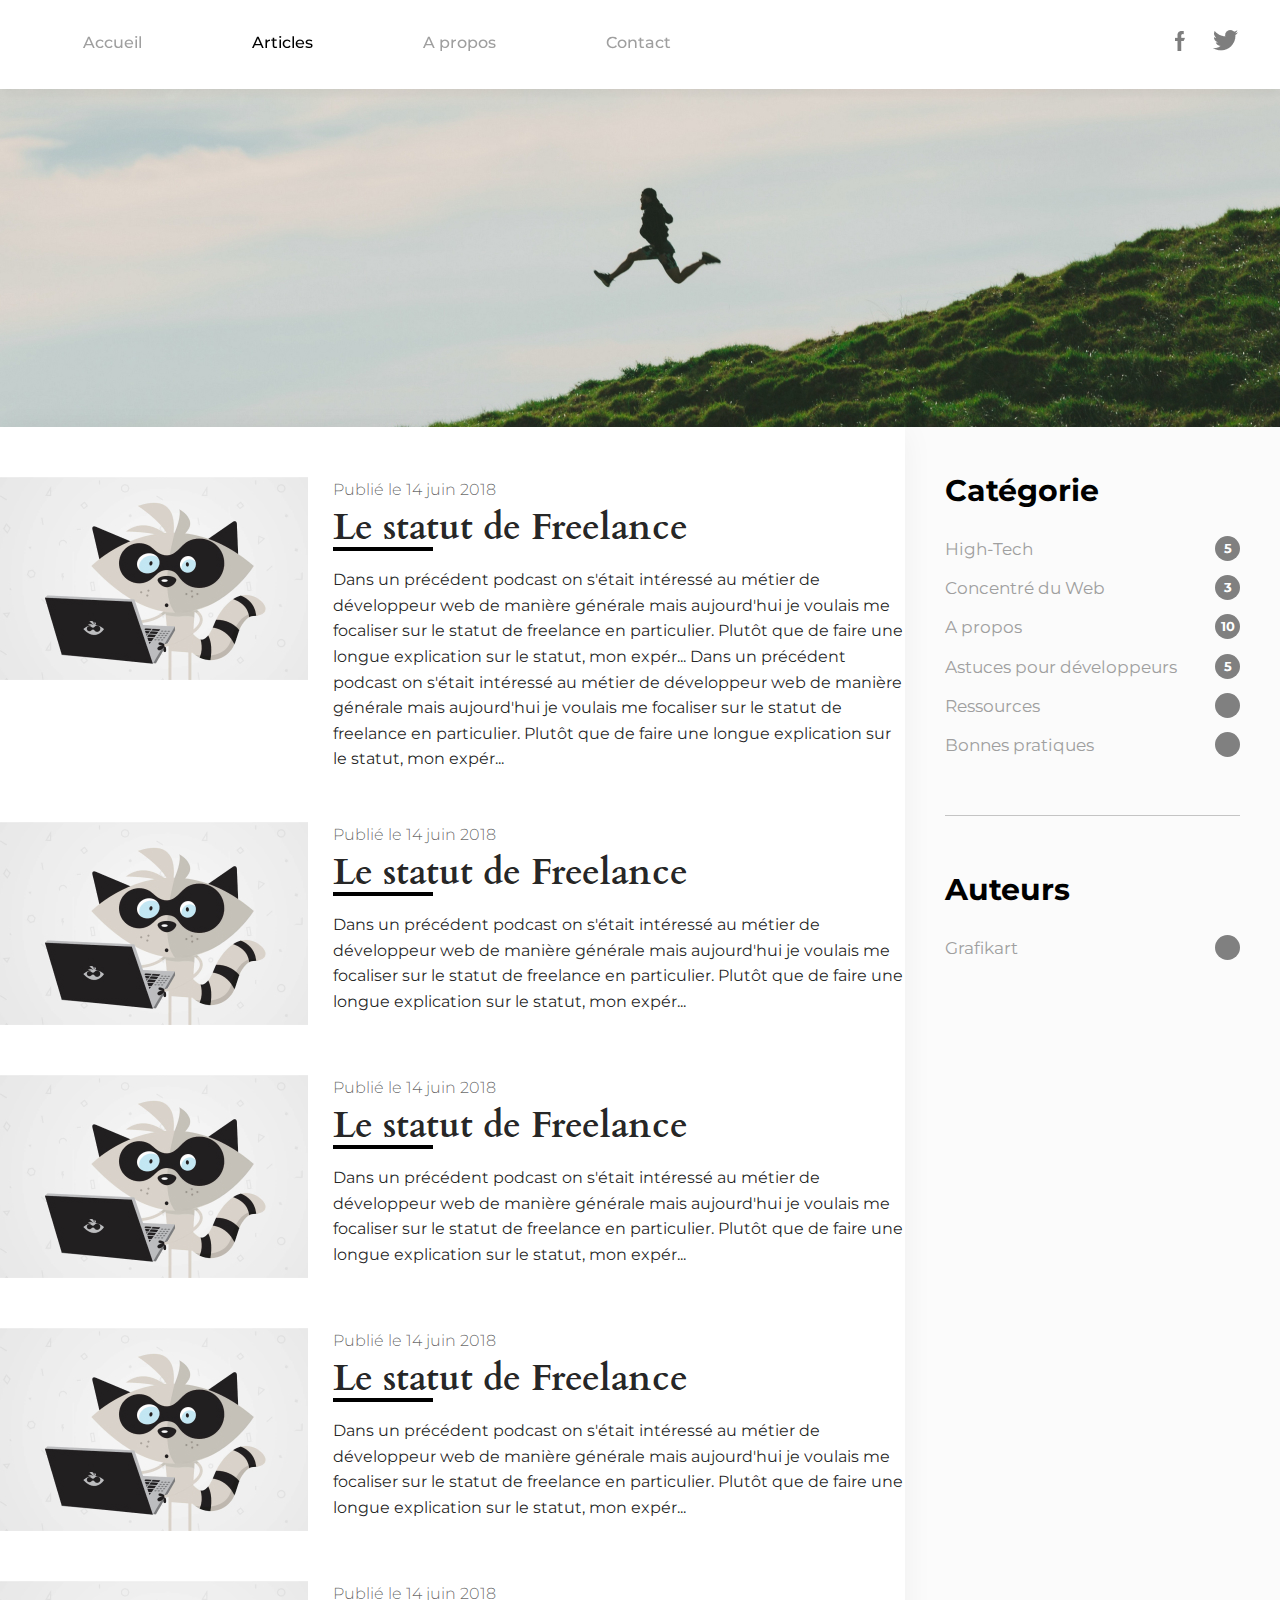
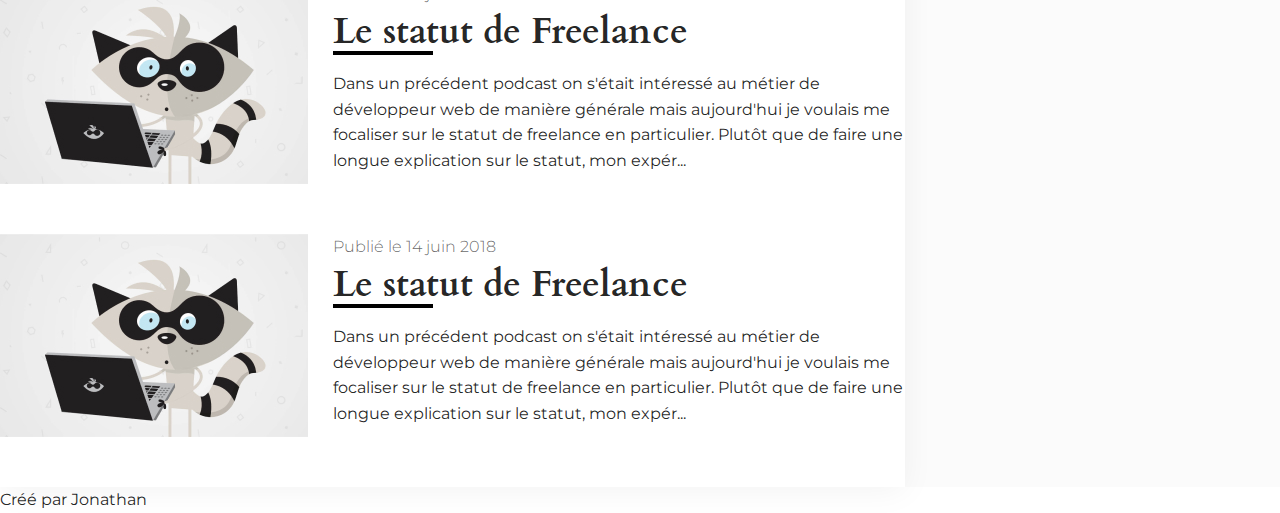
<file: index.html>
<!DOCTYPE html>
<html lang="en">
<head>
    <meta charset="UTF-8">
    <meta name="viewport" content="width=device-width, initial-scale=1.0">
    <meta http-equiv="X-UA-Compatible" content="ie=edge">
    <title>Mon Blog</title>
    <link href="https://fonts.googleapis.com/css?family=Cardo:700|Montserrat:400,700" rel="stylesheet"> 
    <link rel="stylesheet" href="style.css">
</head>
<body>
    <header class="topbar">
        <nav>
            <a href="index.html" class="menu-item">Accueil</a>
            <a href="articles.html" class="menu-item active">Articles</a>
            <a href="apropos.html" class="menu-item">A propos</a>
            <a href="contact.html" class="menu-item">Contact</a>
        </nav>
        <div class="social">
            <a href="#" title="Facebook"><img src="img/facebook.png" title="Facebook"></a>
            <a href="#" title="Twitter"><img src="img/twitter.png" title="Twitter"></a>
        </div>
    </header>
    <div class="banniere"></div>
    <div class="body">
    <main class="main">
        <div class="container">
            <article class="article">
                <a href="article.html" class="article-img"><img src="img/article.jpg" alt=""></a>
                <div class="article-date">Publié le 14 juin 2018</div>
                <h2 class="article-title"><a href="article.html">Le statut de Freelance</a></h2>
                <p>
                    Dans un précédent podcast on s'était intéressé au métier de développeur web de manière générale mais aujourd'hui je voulais me focaliser sur le statut de freelance en particulier. Plutôt que de faire une longue explication sur le statut, mon expér...
                    Dans un précédent podcast on s'était intéressé au métier de développeur web de manière générale mais aujourd'hui je voulais me focaliser sur le statut de freelance en particulier. Plutôt que de faire une longue explication sur le statut, mon expér...
                </p>
            </article>
            <article class="article">
                <a href="article.html" class="article-img"><img src="img/article.jpg" alt=""></a>
                <div class="article-date">Publié le 14 juin 2018</div>
                <h2 class="article-title"><a href="article.html">Le statut de Freelance</a></h2>
                <p>
                    Dans un précédent podcast on s'était intéressé au métier de développeur web de manière générale mais aujourd'hui je voulais me focaliser sur le statut de freelance en particulier. Plutôt que de faire une longue explication sur le statut, mon expér...
                </p>
            </article>
            <article class="article">
                <a href="article.html" class="article-img"><img src="img/article.jpg" alt=""></a>
                <div class="article-date">Publié le 14 juin 2018</div>
                <h2 class="article-title"><a href="article.html">Le statut de Freelance</a></h2>
                <p>
                    Dans un précédent podcast on s'était intéressé au métier de développeur web de manière générale mais aujourd'hui je voulais me focaliser sur le statut de freelance en particulier. Plutôt que de faire une longue explication sur le statut, mon expér...
                </p>
            </article>
            <article class="article">
                <a href="article.html" class="article-img"><img src="img/article.jpg" alt=""></a>
                <div class="article-date">Publié le 14 juin 2018</div>
                <h2 class="article-title"><a href="article.html">Le statut de Freelance</a></h2>
                <p>
                    Dans un précédent podcast on s'était intéressé au métier de développeur web de manière générale mais aujourd'hui je voulais me focaliser sur le statut de freelance en particulier. Plutôt que de faire une longue explication sur le statut, mon expér...
                </p>
            </article>
            <article class="article">
                <a href="article.html" class="article-img"><img src="img/article.jpg" alt=""></a>
                <div class="article-date">Publié le 14 juin 2018</div>
                <h2 class="article-title"><a href="article.html">Le statut de Freelance</a></h2>
                <p>
                    Dans un précédent podcast on s'était intéressé au métier de développeur web de manière générale mais aujourd'hui je voulais me focaliser sur le statut de freelance en particulier. Plutôt que de faire une longue explication sur le statut, mon expér...
                </p>
            </article>
            <article class="article">
                <a href="article.html" class="article-img"><img src="img/article.jpg" alt=""></a>
                <div class="article-date">Publié le 14 juin 2018</div>
                <h2 class="article-title"><a href="article.html">Le statut de Freelance</a></h2>
                <p>
                    Dans un précédent podcast on s'était intéressé au métier de développeur web de manière générale mais aujourd'hui je voulais me focaliser sur le statut de freelance en particulier. Plutôt que de faire une longue explication sur le statut, mon expér...
                </p>
            </article>
        </div>
    </main>
    <aside class="sidebar">
        <h4 class="sidebar-title">Catégorie</h4>
        <ul>
            <li><a href="#" data-count="5">High-Tech</a></li>
            <li><a href="#" data-count="3">Concentré du Web</a></li>
            <li><a href="#" data-count="10">A propos</a></li>
            <li><a href="#" data-count="5">Astuces pour développeurs</a></li>
            <li><a href="#">Ressources</a></li>
            <li><a href="#">Bonnes pratiques</a></li>
        </ul>
        <hr>
        <h4 class="sidebar-title">Auteurs</h4>
        <ul>
            <li><a href="#">Grafikart</a></li>
        </ul>
    </aside>
</div>
    <footer class="footer">
        Créé par Jonathan
    </footer>
</body>
</html>
</file>
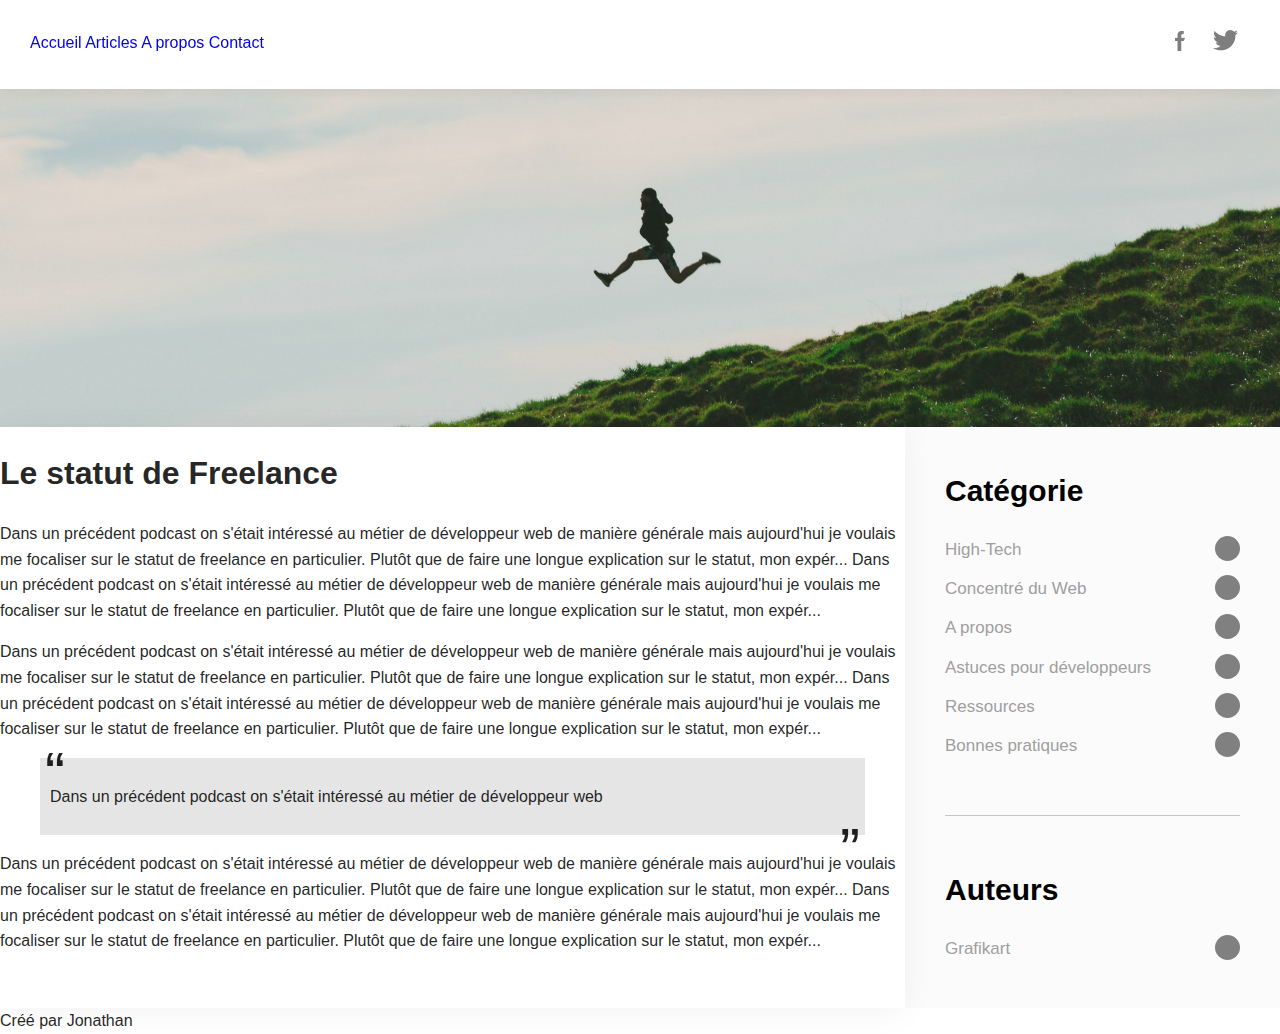
<file: article.html>
<!DOCTYPE html>
<html lang="en">
<head>
    <meta charset="UTF-8">
    <meta name="viewport" content="width=device-width, initial-scale=1.0">
    <meta http-equiv="X-UA-Compatible" content="ie=edge">
    <title>Mon Blog</title>
    <link rel="stylesheet" href="style.css">
</head>
<body>
    <header class="topbar">
        <nav>
            <a href="index.html">Accueil</a>
            <a href="articles.html" class="active">Articles</a>
            <a href="apropos.html">A propos</a>
            <a href="contact.html">Contact</a>
        </nav>
        <div class="social">
            <a href="#" title="Facebook"><img src="img/facebook.png" title="Facebook"></a>
            <a href="#" title="Twitter"><img src="img/twitter.png" title="Twitter"></a>
        </div>
    </header>
    <div class="banniere"></div>
    <div class="body">
        <main class="main">
            <div class="container">
                <h1>Le statut de Freelance</h1>
                <p>
                    Dans un précédent podcast on s'était intéressé au métier de développeur web de manière générale mais aujourd'hui je voulais me focaliser sur le statut de freelance en particulier. Plutôt que de faire une longue explication sur le statut, mon expér...
                    Dans un précédent podcast on s'était intéressé au métier de développeur web de manière générale mais aujourd'hui je voulais me focaliser sur le statut de freelance en particulier. Plutôt que de faire une longue explication sur le statut, mon expér...
                </p>
                <p>
                    Dans un précédent podcast on s'était intéressé au métier de développeur web de manière générale mais aujourd'hui je voulais me focaliser sur le statut de freelance en particulier. Plutôt que de faire une longue explication sur le statut, mon expér...
                    Dans un précédent podcast on s'était intéressé au métier de développeur web de manière générale mais aujourd'hui je voulais me focaliser sur le statut de freelance en particulier. Plutôt que de faire une longue explication sur le statut, mon expér...
                </p>
                <blockquote>
                    <p>Dans un précédent podcast on s'était intéressé au métier de développeur web</p>
                </blockquote>
                <p>
                    Dans un précédent podcast on s'était intéressé au métier de développeur web de manière générale mais aujourd'hui je voulais me focaliser sur le statut de freelance en particulier. Plutôt que de faire une longue explication sur le statut, mon expér...
                    Dans un précédent podcast on s'était intéressé au métier de développeur web de manière générale mais aujourd'hui je voulais me focaliser sur le statut de freelance en particulier. Plutôt que de faire une longue explication sur le statut, mon expér...
                </p>
            </div>
        </main>
        <aside class="sidebar">
            <h4 class="sidebar-title">Catégorie</h4>
            <ul>
                <li><a href="#">High-Tech</a></li>
                <li><a href="#">Concentré du Web</a></li>
                <li><a href="#">A propos</a></li>
                <li><a href="#">Astuces pour développeurs</a></li>
                <li><a href="#">Ressources</a></li>
                <li><a href="#">Bonnes pratiques</a></li>
            </ul>
            <hr>
            <h4 class="sidebar-title">Auteurs</h4>
            <ul>
                <li><a href="#">Grafikart</a></li>
            </ul>
        </aside>
    </div>
    <footer class="footer">
        Créé par Jonathan
    </footer>
</body>
</html>
</file>
<file: style.css>
* {
  -webkit-box-sizing: border-box;
  box-sizing: border-box;
}

body,
html {
  font-size: 16px;
  color: rgba(0, 0, 0, 0.87);
  font-family: "Montserrat", sans-serif;
  line-height: 1.6;
  margin: 0;
  font-weight: 400;
}

.topbar {
  position: fixed;
  top: 0;
  left: 0;
  right: 0;
  width: 100%;
  background: #fff;
  padding: 30px;
  z-index: 3;
  -webkit-box-shadow: 0 4px 10px rgba(0, 0, 0, 0.05);
  box-shadow: 0 4px 10px rgba(0, 0, 0, 0.05);
}

.topbar nav {
  float: left;
}

.menu-item {
  color: #9f9f9f;
  text-decoration: none;
  font-weight: 500;
  margin: 0 53px;
  transition: color 0.3s;
}

.menu-item:hover,
.menu-item.active {
  color: #000;
}

.social {
  float: right;
}

.social a {
  padding: 0 12px;
  opacity: 0.5;
  transition: opacity 0.3s;
}

.social a:hover {
  opacity: 1;
}

.banniere {
  height: 427px;
  background: no-repeat center center / cover url("img/header.jpg");
}

.main {
  background: #fff;
  -webkit-box-shadow: 0 4px 30px rgba(0, 0, 0, 0.05);
  box-shadow: 0 4px 30px rgba(0, 0, 0, 0.05);
  position: relative;
  z-index: 2;
}

.sidebar {
  position: relative;
  padding: 40px;
  font-size: 17px;
  z-index: 1;
  background: #fbfbfb;
}

.sidebar-title {
  font-size: 30px;
  color: #000;
  margin: 15px 0;
}

.sidebar-title:first-child {
  margin-top: 0;
}

.sidebar a {
  color: #9f9f9f;
  text-decoration: none;
}

.sidebar ul {
  margin: 0;
  padding: 0;
  list-style: none;
}

.sidebar li {
  padding: 6px 0;
}

.sidebar a:hover {
  text-decoration: underline;
}

.sidebar hr {
  border: none;
  height: 1px;
  background: #c4c4c4;
  margin: 50px 0;
}

.container {
  margin: 0 auto;
  max-width: 940px;
}

.article {
  position: relative;
  margin: 50px 0;
  padding-left: 333px;
  min-height: 203px;
}

.article a {
  color: inherit;
  text-decoration: none;
}

.article a:hover {
  text-decoration: underline;
}

.article-img {
  position: absolute;
  left: 0;
  top: 0;
  width: 308px;
  margin-right: 25px;
}

.article-img img {
  width: 100%;
  height: auto;
}

.article-date {
  font-weight: 300;
  color: rgba(0, 0, 0, 0.6);
  margin-bottom: 5px;
}

.article-title {
  font-size: 2.25rem;
  line-height: 1.1;
  font-family: "Cardo", serif;
  margin: 0 0 15px 0;
}

.footer {
  clear: both;
}

.article-title::after {
  content: "";
  display: block;
  width: 100px;
  height: 4px;
  background: #000;
}

blockquote {
  background: rgba(0, 0, 0, 0.1);
  padding: 10px;
  position: relative;
}

blockquote::before {
  content: "“";
  position: absolute;
  top: 5px;
  left: 5px;
  font-size: 60px;
  line-height: 1.4rem;
}

blockquote::after {
  content: "”";
  position: absolute;
  bottom: -26px;
  right: 5px;
  font-size: 60px;
  line-height: 1.4rem;
}

.sidebar li a::after {
  content: attr(data-count);
  float: right;
  background: grey;
  width: 25px;
  height: 25px;
  line-height: 25px;
  text-align: center;
  color: #fff;
  border-radius: 50%;
  font-size: 0.8rem;
  font-weight: bold;
}

.article-img {
  transition: 0.5s;
}

.article-img:hover {
  transform: scale(1.1) rotate(10deg);
}

@keyframes fun {
  0% {
    transform: scale(1) rotate(0deg);
  }
  100% {
    transform: scale(1.1) rotate(10deg);
  }
}

.topbar nav a {
  text-decoration: none;
  background: linear-gradient(
      to top,
      rgba(0, 0, 0, 0.5) 0%,
      rgba(0, 0, 0, 0.5) 10%,
      transparent 10.01%
    )
    no-repeat left bottom / 0 100%;
  transition: background-size 0.5s;
}

.topbar nav a:hover {
  background-size: 100% 100%;
}

@media screen and (min-width: 1100px) {
    .body {
        display: flex;
    }

    .sidebar {
        flex: none;
        width: 375px;
    }
    
}
</file>
